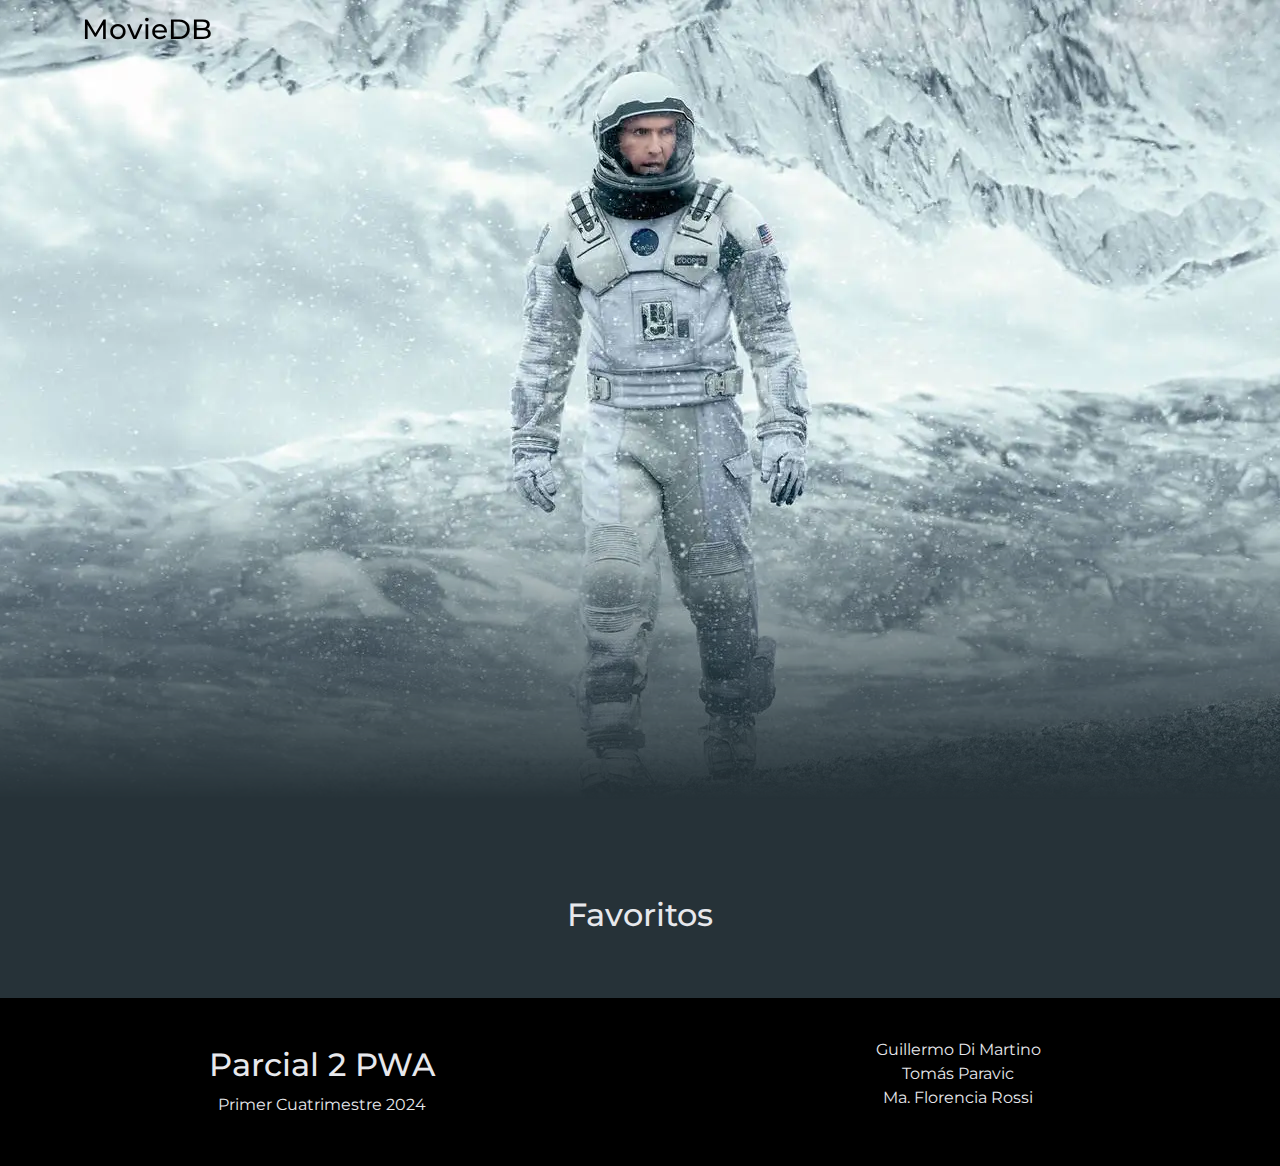
<file: favoritos.html>
<!DOCTYPE html>
<html lang="es">

<head>
    <meta charset="UTF-8">
    <meta name="viewport" content="width=device-width, initial-scale=1.0">
    <title>Favoritos</title>
    <link href="https://cdn.jsdelivr.net/npm/bootstrap@5.3.3/dist/css/bootstrap.min.css" rel="stylesheet"
        integrity="sha384-QWTKZyjpPEjISv5WaRU9OFeRpok6YctnYmDr5pNlyT2bRjXh0JMhjY6hW+ALEwIH" crossorigin="anonymous">
        <link rel="stylesheet" href="https://cdn.jsdelivr.net/npm/bootstrap-icons@1.11.3/font/bootstrap-icons.min.css">

    <link rel="stylesheet" href="styles/style.css">
</head>

<body>
    <div class="contenedor-general">
        <header>
            <nav class="navbar navbar-expand-lg bg-transparent">
                <div class="container d-flex justify-content-between">
                    <a class="navbar-brand" href="index.html">
                        <h1 class="h3">MovieDB</h1>
                    </a>
                </div>
            </nav>
        </header>
        <main>
            <div class="contenedor-datos-pelis container">
                <h2 class="m-5">Favoritos</h2>
                <div id="favPelicula">
                    <div class="row" id="mostrar-fav">
                    
                    </div>
                </div>
            </div>
        </main>

        <footer class="p-3">
            <div class="row">
                <div class="col-6">
                    <h2>Parcial 2 PWA</h2>
                    <p>Primer Cuatrimestre 2024</p>
                </div>
                <div class="col-6">
                    <ul class="p-4">
                        <li>Guillermo Di Martino</li>
                        <li>Tomás Paravic</li>
                        <li>Ma. Florencia Rossi</li>
                    </ul>
                </div>
            </div>
        </footer>
    </div>
    <script src="https://cdn.jsdelivr.net/npm/bootstrap@5.3.3/dist/js/bootstrap.bundle.min.js"
    integrity="sha384-YvpcrYf0tY3lHB60NNkmXc5s9fDVZLESaAA55NDzOxhy9GkcIdslK1eN7N6jIeHz"
    crossorigin="anonymous"></script>
<script src="favoritos.js"></script>
</body>

</html>
</file>
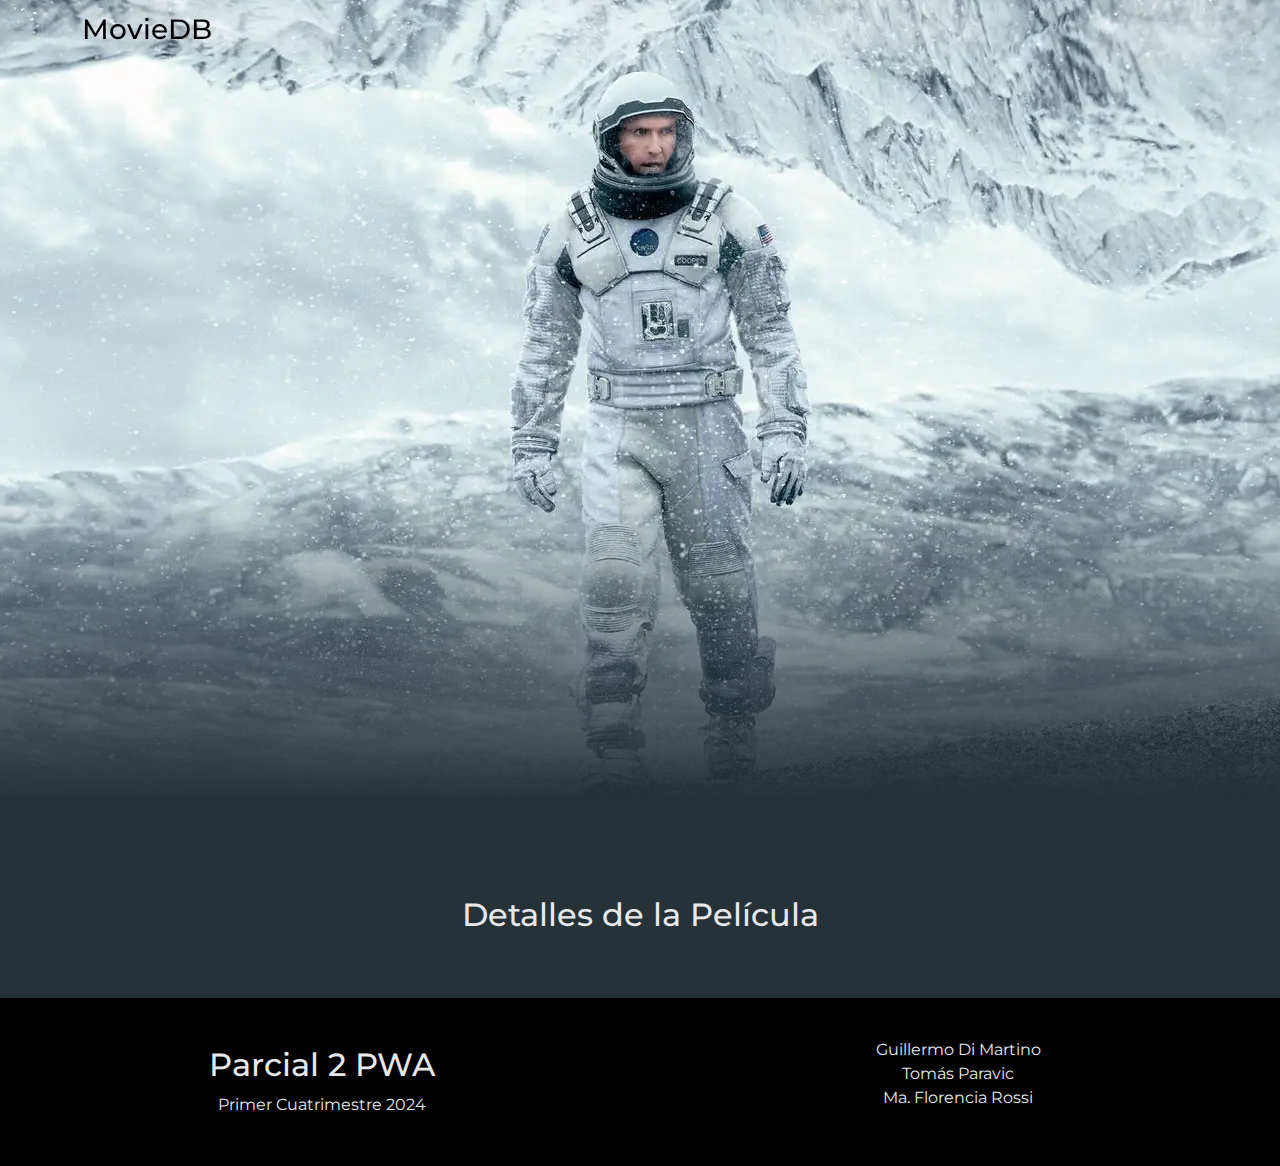
<file: pelicula.html>
<!DOCTYPE html>
<html lang="es">

<head>
    <meta charset="UTF-8">
    <meta name="viewport" content="width=device-width, initial-scale=1.0">
    <title>Detalles de la Película</title>
    <link href="https://cdn.jsdelivr.net/npm/bootstrap@5.3.3/dist/css/bootstrap.min.css" rel="stylesheet"
        integrity="sha384-QWTKZyjpPEjISv5WaRU9OFeRpok6YctnYmDr5pNlyT2bRjXh0JMhjY6hW+ALEwIH" crossorigin="anonymous">
    <link rel="stylesheet" href="styles/style.css">
</head>

<body>
    <div class="contenedor-general">
        <header>
            <nav class="navbar navbar-expand-lg bg-transparent">
                <div class="container d-flex justify-content-between">
                    <a class="navbar-brand" href="index.html">
                        <h1 class="h3">MovieDB</h1>
                    </a>
                </div>
            </nav>
        </header>
        <main>
            <div class="contenedor-datos-pelis container">
                <h2 class="m-5">Detalles de la Película</h2>
                <div id="detallesPelicula"></div>
            </div>
        </main>

        <footer class="p-3">
            <div class="row">
                <div class="col-6">
                    <h2>Parcial 2 PWA</h2>
                    <p>Primer Cuatrimestre 2024</p>
                </div>
                <div class="col-6">
                    <ul class="p-4">
                        <li>Guillermo Di Martino</li>
                        <li>Tomás Paravic</li>
                        <li>Ma. Florencia Rossi</li>
                    </ul>
                </div>
            </div>
        </footer>
    </div>

    <script src="https://cdn.jsdelivr.net/npm/bootstrap@5.3.3/dist/js/bootstrap.bundle.min.js"
        integrity="sha384-YvpcrYf0tY3lHB60NNkmXc5s9fDVZLESaAA55NDzOxhy9GkcIdslK1eN7N6jIeHz"
        crossorigin="anonymous"></script>
    <script src="detalles.js"></script>
</body>

</html>
</file>
<file: styles/style.css>
@import url('https://fonts.googleapis.com/css2?family=Montserrat:ital,wght@0,100..900;1,100..900&display=swap');

*{
    box-sizing: border-box;
    margin: 0;
    padding: 0;
    font-family: 'Montserrat', sans-serif;
}

.sr-only {
    position:absolute;
    left:-10000px;
    top:auto;
    width:1px;
    height:1px;
    overflow:hidden;
}

body{
    background-color: #263238;
}

header{
    background-image: url('../images/interestelar-poster.webp');
    mask-image: linear-gradient(black 60%, transparent);
    height: 800px;
    background-repeat: no-repeat;
    background-position: center;
}

header *{
    font-weight: 600;
}

.nav-link{
    font-size: 1.3rem;
}
.nav-link i{
    font-size: 1.7rem;
}



h2{
    font-size: 2rem;
    color: #e7e8ec;
    text-align: center;
    padding-top: 2rem;
}

.contenedor-general{
        max-width: 1920px;
        margin: auto;
        min-height: 100vh;
        display: flex;
        flex-direction: column;
}

#mostrar{

    margin: auto;
}

.zoom{
    overflow: hidden;
    border-radius: 1vh;
    position: relative;
} 

.zoom img{
    width: 100%;
    transition: 0.3s ease-in-out;
    border-radius: 1vh;
    cursor: pointer;
}

.zoom button{
    position:absolute;
    z-index: 10;
    right: 0.8rem;
    bottom: 0.2rem;
    background: none;
    border: none;
}

.zoom button{
    font-size: 1.5rem;
    color: whitesmoke;

}

.zoom button:hover{
    transition: 0.2s ease-in-out;
    color: red;
}

.peli img:hover{
    transform: scale(1.1);
}

.contenedor-datos-pelis{
    color: #e7e8ec;
    padding-block: 1rem;
}
.contenedor-datos-pelis h3{
    font-size: 1rem; 
    font-weight: 700;
}

.contenedor-datos-pelis p{
    font-size: 0.9rem;
}


footer{
    margin-top: auto;
    background-color: black;
    color: #e7e8ec;
    text-align: center;
}

li {
    list-style: none;
}


.btn-flotante {
    width: 150px;
    display: flex;
    justify-content: space-between;
    align-items: center;
	font-size: 0.8rem;
	text-transform: uppercase;
	font-weight: bold; 
    color: #000;
	border-radius: 100vh; 
	background: linear-gradient(to bottom right, #6ecbe2, #2cb2ca);
	padding:10px 20px; 
	position: fixed;
	bottom: 40px;
	right: 40px;
	transition: all 300ms ease 0ms;
	box-shadow: 0px 8px 15px rgba(0, 0, 0, 0.1);
	z-index: 99;
    cursor: pointer;
}
.btn-flotante:hover {
	box-shadow: 0px 15px 20px rgba(0, 0, 0, 0.3);
	transform: translateY(-7px);
}

.bi-box-arrow-down{
    font-size: 1.2rem;
}

@media only screen and (max-width: 600px) {
    .btn-flotante {
       bottom: 20px;
       right: 20px;
   }
}
</file>
